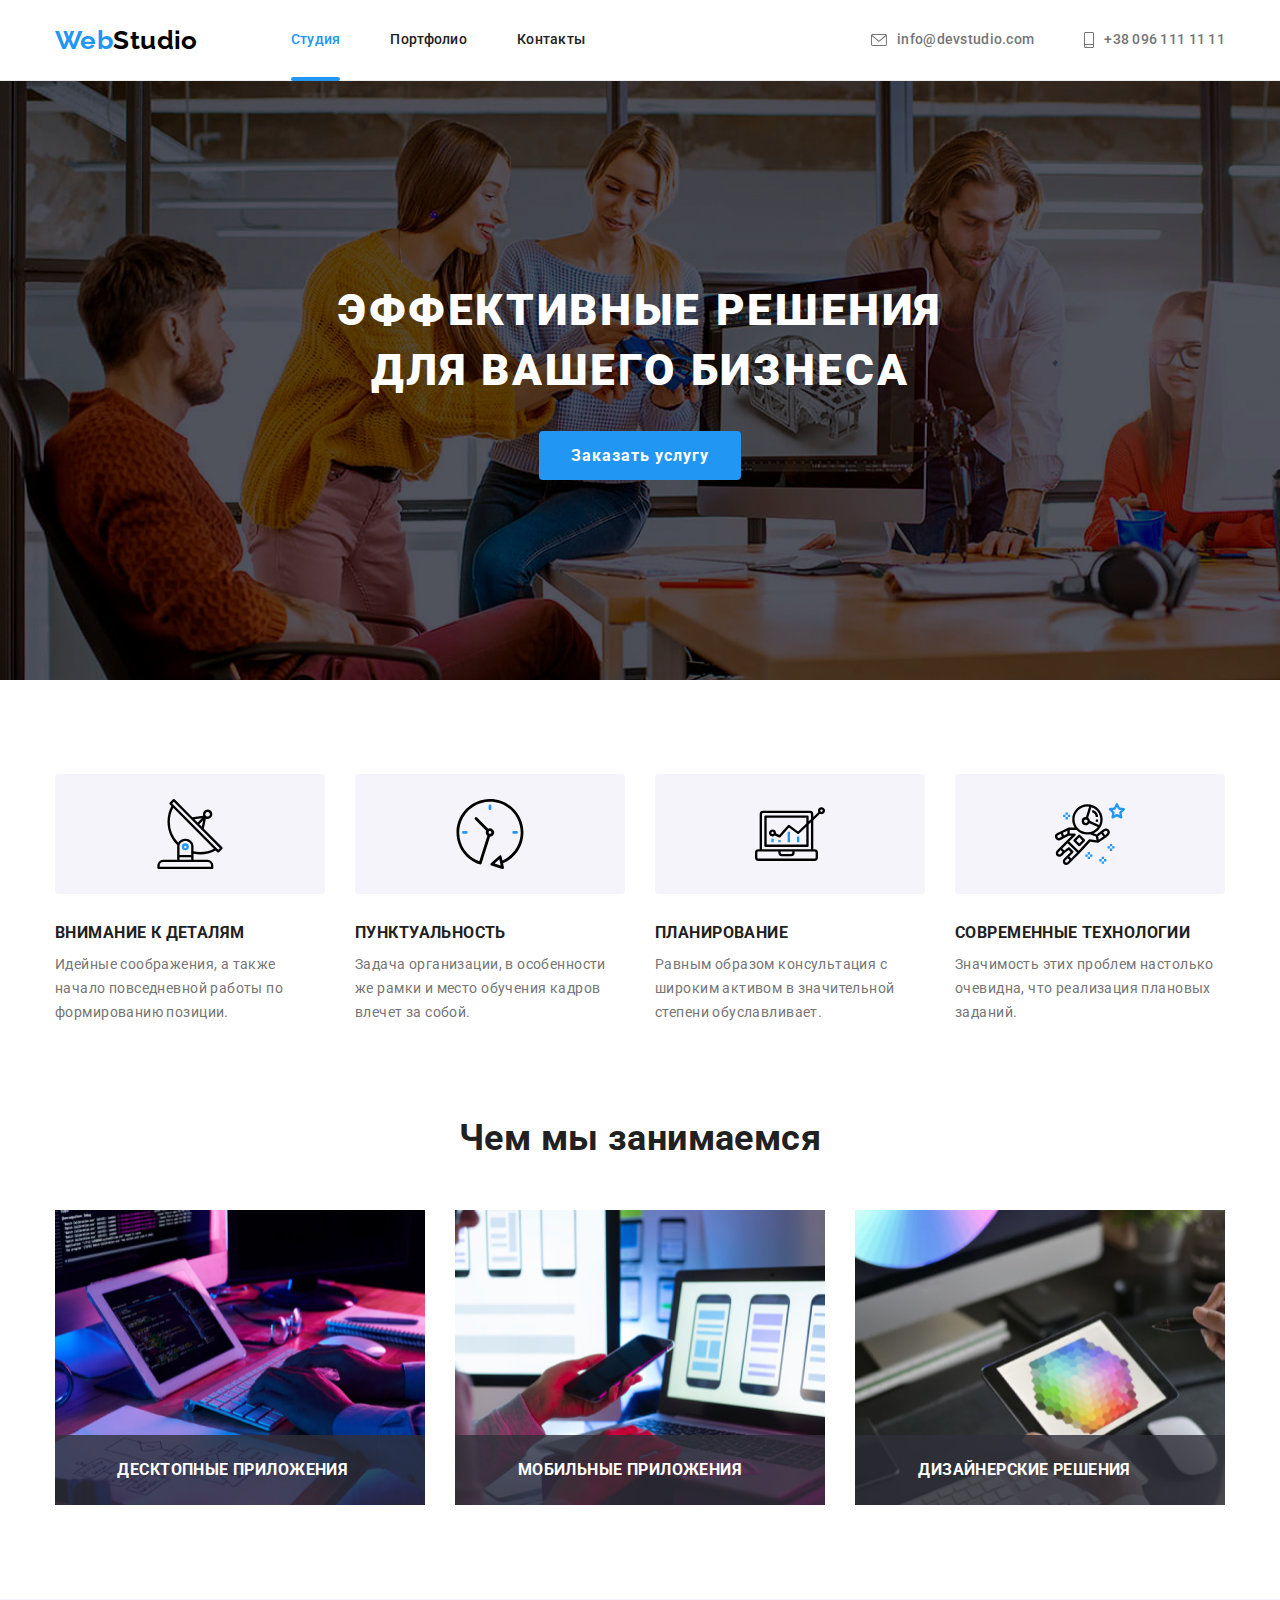
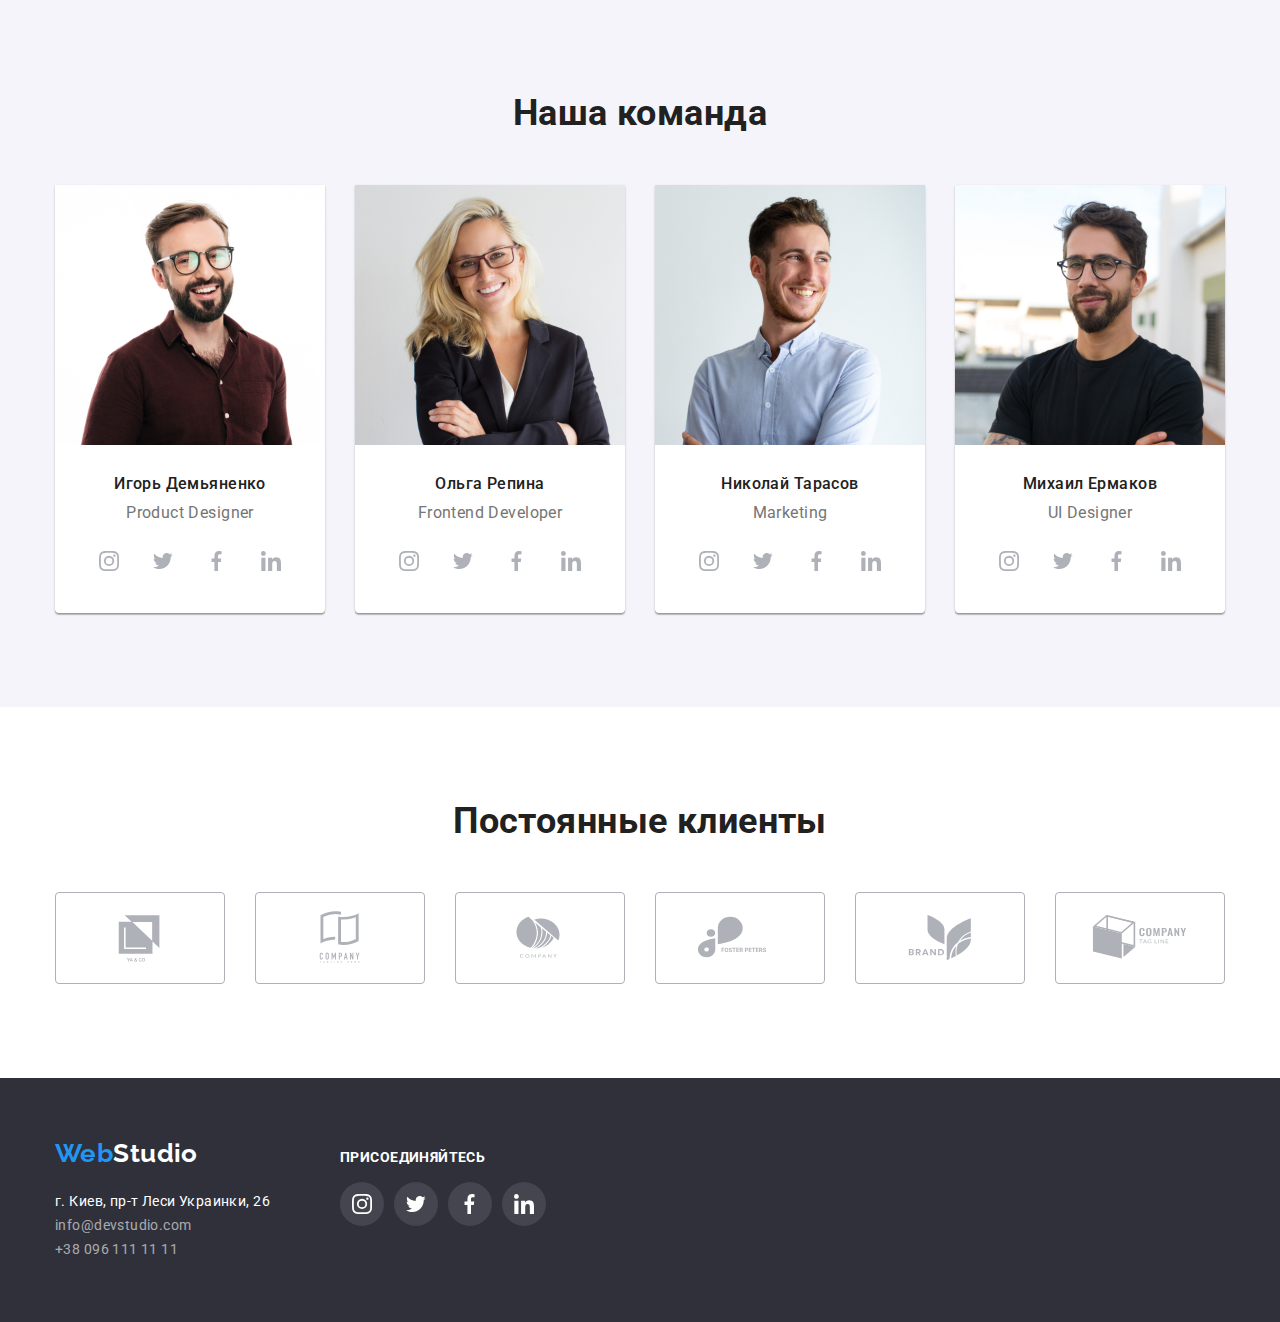
<file: index.html>
<!DOCTYPE html>
<html lang="en">
  <head>
    <meta charset="UTF-8" />
    <meta http-equiv="X-UA-Compatible" content="IE=edge" />
    <meta name="viewport" content="width=device-width, initial-scale=1.0" />

    <title>Web Studio</title>
    <!-- шрифт, нормализация, css -->
    <link
      href="https://fonts.googleapis.com/css2?family=Raleway:wght@700&family=Roboto:wght@400;500;700;900&display=swap"
      rel="stylesheet"
    />
    <link rel="preconnect" href="https://fonts.googleapis.com" />
    <link rel="preconnect" href="https://fonts.gstatic.com" crossorigin />
    <link
      rel="stylesheet"
      href="https://cdn.jsdelivr.net/npm/modern-normalize@1.1.0/modern-normalize.min.css"
    />
    <link rel="stylesheet" href="./css/styles.css" />
  </head>

  <body class="body">
    <header class="header">
      <div class="container main-nav">
        <nav class="nav main-nav">
          <a class="logo" href="index.html"
            ><span class="logo-primary">Web</span
            ><span class="logo-secondary">Studio</span></a
          >
          <ul class="site-nav list">
            <li class="item">
              <a class="nav-link current" href="./index.html">Студия</a>
            </li>
            <li class="item">
              <a class="nav-link" href="./portfolio.html">Портфолио</a>
            </li>
            <li class="item"><a class="nav-link" href="">Контакты</a></li>
          </ul>
        </nav>
        <ul class="nav-address list">
          <li class="item addres-item">
            <a
              class="nav-contacts"
              href="mailto:info@devstudio.com"
              aria-label="mail"
            >
              <svg class="nav-icon" width="16px" height="12px">
                <use href="./images/icons.svg#mail"></use>
              </svg>
              info@devstudio.com</a
            >
          </li>
          <li class="item addres-item">
            <a
              class="nav-contacts"
              href="tel:+380961111111"
              aria-label="smartphone"
            >
              <svg class="nav-icon" width="10px" height="16px">
                <use href="./images/icons.svg#smartphone"></use>
              </svg>
              +38 096 111 11 11
            </a>
          </li>
        </ul>
      </div>
    </header>

    <main>
      <!-- герой -->
      <section class="hero">
        <div class="container">
          <h1 class="hero-titel">Эффективные решения для вашего бизнеса</h1>
          <button class="hero-btn" name="button" data-modal-open>
            Заказать услугу
          </button>
        </div>
        <div class="backdrobe is-hidden" data-modal>
          <div class="modal">
            <button class="close" data-modal-close>
              <svg class="btn-close">
                <use href="./images/icons.svg#close"></use>
              </svg>
            </button>
          </div>
        </div>
      </section>

      <!-- особенности -->
      <section class="peculiarities">
        <div class="container container-peculiariries">
          <h2 class="visually-hidden">Особенности</h2>
          <ul class="peculiarities-list list">
            <li class="peculiarities-item">
              <div class="pecu-icon">
                <svg width="70px" height="70px">
                  <use href="./images/icons.svg#antenna"></use>
                </svg>
              </div>
              <h3 class="peculiarities-titel">Внимание к деталям</h3>
              <p class="peculiarities-disc">
                Идейные соображения, а также начало повседневной работы по
                формированию позиции.
              </p>
            </li>

            <li class="peculiarities-item">
              <div class="pecu-icon">
                <svg width="70px" height="70px">
                  <use href="./images/icons.svg#clock"></use>
                </svg>
              </div>
              <h3 class="peculiarities-titel">Пунктуальность</h3>
              <p class="peculiarities-disc">
                Задача организации, в особенности же рамки и место обучения
                кадров влечет за собой.
              </p>
            </li>

            <li class="peculiarities-item">
              <div class="pecu-icon">
                <svg width="70px" height="70px">
                  <use href="./images/icons.svg#diagram"></use>
                </svg>
              </div>

              <h3 class="peculiarities-titel">Планирование</h3>
              <p class="peculiarities-disc">
                Равным образом консультация с широким активом в значительной
                степени обуславливает.
              </p>
            </li>

            <li class="peculiarities-item">
              <div class="pecu-icon">
                <svg width="70px" height="70px">
                  <use href="./images/icons.svg#astronaut"></use>
                </svg>
              </div>

              <h3 class="peculiarities-titel">Современные технологии</h3>
              <p class="peculiarities-disc">
                Значимость этих проблем настолько очевидна, что реализация
                плановых заданий.
              </p>
            </li>
          </ul>
        </div>
      </section>

      <!-- Чем мы занимаемся -->
      <section class="discription">
        <div class="container container-discription">
          <h2 class="disc-titel">Чем мы занимаемся</h2>
          <ul class="disc-list list">
            <li class="disc-item">
              <div class="disc-wrap">
                <img
                  src="./img/img-2.jpg"
                  alt="решение задач на компьютере"
                  width="370"
                  height="295"
                />

                <div class="disc-text">
                  <h3>Десктопные приложения</h3>
                </div>
              </div>
            </li>
            <li class="disc-item">
              <div class="disc-wrap">
                <img
                  src="./img/img.jpg"
                  alt="эффектинвная работа за компьютером с телефоном"
                  width="370"
                  height="295"
                />

                <div class="disc-text">
                  <h3>Мобильные приложения</h3>
                </div>
              </div>
            </li>
            <li class="disc-item">
              <div class="disc-wrap">
                <img
                  src="./img/img-3.jpg"
                  alt="работа на планшете"
                  width="370"
                  height="295"
                />
                <div class="disc-text">
                  <h3>Дизайнерские решения</h3>
                </div>
              </div>
            </li>
          </ul>
        </div>
      </section>

      <!-- наша команда -->
      <section class="team">
        <div class="container container-team">
          <h2 class="team-titel">Наша команда</h2>
          <ul class="team-list">
            <li class="team-item list">
              <img
                class="team-photo"
                src="./img/демьяненнко.jpg"
                alt="фото Игоря Демьяненко"
                width="270"
                height="260"
              />

              <div class="team-card">
                <h3 class="team-name">Игорь Демьяненко</h3>
                <p class="team-position" lang="en">Product Designer</p>
                <ul class="team-icons">
                  <li class="team-icon">
                    <a class="team-link-icon" href="" aria-label="instagram">
                      <svg class="svg-icon" width="20px" height="20px">
                        <use href="./images/icons.svg#instagram"></use>
                      </svg>
                    </a>
                  </li>
                  <li class="team-icon">
                    <a class="team-link-icon" href="" aria-label="twitter">
                      <svg class="svg-icon" width="20px" height="20px">
                        <use href="./images/icons.svg#twitter"></use>
                      </svg>
                    </a>
                  </li>
                  <li class="team-icon">
                    <a class="team-link-icon" href="" aria-label="facebook">
                      <svg class="svg-icon" width="20px" height="20px">
                        <use href="./images/icons.svg#facebook"></use>
                      </svg>
                    </a>
                  </li>
                  <li class="team-icon">
                    <a class="team-link-icon" href="" aria-label="linkedin">
                      <svg class="svg-icon" width="20px" height="20px">
                        <use href="./images/icons.svg#linkedin"></use>
                      </svg>
                    </a>
                  </li>
                </ul>
              </div>
            </li>

            <li class="team-item list">
              <img
                class="team-photo"
                src="./img/Репина.jpg"
                alt="фото Ольги Репиной"
                width="270"
                height="260"
              />

              <div class="team-card">
                <h3 class="team-name">Ольга Репина</h3>
                <p class="team-position" lang="en">Frontend Developer</p>
                <ul class="team-icons">
                  <li class="team-icon">
                    <a class="team-link-icon" href="" aria-label="instagram">
                      <svg class="svg-icon" width="20px" height="20px">
                        <use href="./images/icons.svg#instagram"></use>
                      </svg>
                    </a>
                  </li>
                  <li class="team-icon">
                    <a class="team-link-icon" href="" aria-label="twitter">
                      <svg class="svg-icon" width="20px" height="20px">
                        <use href="./images/icons.svg#twitter"></use>
                      </svg>
                    </a>
                  </li>
                  <li class="team-icon">
                    <a class="team-link-icon" href="" aria-label="facebook">
                      <svg class="svg-icon" width="20px" height="20px">
                        <use href="./images/icons.svg#facebook"></use>
                      </svg>
                    </a>
                  </li>
                  <li class="team-icon">
                    <a class="team-link-icon" href="" aria-label="linkedin">
                      <svg class="svg-icon" width="20px" height="20px">
                        <use href="./images/icons.svg#linkedin"></use>
                      </svg>
                    </a>
                  </li>
                </ul>
              </div>
            </li>

            <li class="team-item list">
              <img
                class="team-photo"
                src="./img/Тарасов.jpg"
                alt="фото Николая Тарасова"
                width="270"
                height="260"
              />

              <div class="team-card">
                <h3 class="team-name">Николай Тарасов</h3>
                <p class="team-position" lang="en">Marketing</p>
                <ul class="team-icons">
                  <li class="team-icon">
                    <a class="team-link-icon" href="" aria-label="instagram">
                      <svg class="svg-icon" width="20px" height="20px">
                        <use href="./images/icons.svg#instagram"></use>
                      </svg>
                    </a>
                  </li>
                  <li class="team-icon">
                    <a class="team-link-icon" href="" aria-label="twitter">
                      <svg class="svg-icon" width="20px" height="20px">
                        <use href="./images/icons.svg#twitter"></use>
                      </svg>
                    </a>
                  </li>
                  <li class="team-icon">
                    <a class="team-link-icon" href="" aria-label="facebook">
                      <svg class="svg-icon" width="20px" height="20px">
                        <use href="./images/icons.svg#facebook"></use>
                      </svg>
                    </a>
                  </li>
                  <li class="team-icon">
                    <a class="team-link-icon" href="" aria-label="linkedin">
                      <svg class="svg-icon" width="20px" height="20px">
                        <use href="./images/icons.svg#linkedin"></use>
                      </svg>
                    </a>
                  </li>
                </ul>
              </div>
            </li>

            <li class="team-item list">
              <img
                class="team-photo"
                src="./img/Ермаков.jpg"
                alt="фото Михаила Ермакова"
                width="270"
                height="260"
              />

              <div class="team-card">
                <h3 class="team-name">Михаил Ермаков</h3>
                <p class="team-position" lang="en">UI Designer</p>
                <ul class="team-icons">
                  <li class="team-icon">
                    <a class="team-link-icon" href="" aria-label="instagram">
                      <svg class="svg-icon" width="20px" height="20px">
                        <use href="./images/icons.svg#instagram"></use>
                      </svg>
                    </a>
                  </li>
                  <li class="team-icon">
                    <a class="team-link-icon" href="" aria-label="twitter">
                      <svg class="svg-icon" width="20px" height="20px">
                        <use href="./images/icons.svg#twitter"></use>
                      </svg>
                    </a>
                  </li>
                  <li class="team-icon">
                    <a class="team-link-icon" href="" aria-label="facebook">
                      <svg class="svg-icon" width="20px" height="20px">
                        <use href="./images/icons.svg#facebook"></use>
                      </svg>
                    </a>
                  </li>
                  <li class="team-icon">
                    <a class="team-link-icon" href="" aria-label="linkedin">
                      <svg class="svg-icon" width="20px" height="20px">
                        <use href="./images/icons.svg#linkedin"></use>
                      </svg>
                    </a>
                  </li>
                </ul>
              </div>
            </li>
          </ul>
        </div>
      </section>

      <section class="clients">
        <div class="container">
          <h2 class="clients-titel">Постоянные клиенты</h2>
          <ul class="clients-list">
            <li class="clients-item">
              <a class="clients-link" href="" aria-label="Logo1">
                <svg class="clients-icon">
                  <use href="./images/icons.svg#Logo-1"></use>
                </svg>
              </a>
            </li>
            <li class="clients-item">
              <a class="clients-link" href="" aria-label="Logo2">
                <svg class="clients-icon">
                  <use href="./images/icons.svg#Logo-2"></use>
                </svg>
              </a>
            </li>
            <li class="clients-item">
              <a class="clients-link" href="" aria-label="Logo3">
                <svg class="clients-icon">
                  <use href="./images/icons.svg#Logo-3"></use>
                </svg>
              </a>
            </li>
            <li class="clients-item">
              <a class="clients-link" href="" aria-label="Logo4">
                <svg class="clients-icon">
                  <use href="./images/icons.svg#Logo-4"></use>
                </svg>
              </a>
            </li>
            <li class="clients-item">
              <a class="clients-link" href="" aria-label="Logo5">
                <svg class="clients-icon">
                  <use href="./images/icons.svg#Logo-5"></use>
                </svg>
              </a>
            </li>
            <li class="clients-item">
              <a class="clients-link" href="" aria-label="Logo6">
                <svg class="clients-icon">
                  <use href="./images/icons.svg#Logo-6"></use>
                </svg>
              </a>
            </li>
          </ul>
        </div>
      </section>
    </main>

    <footer class="footer">
      <div class="container footer-container">
        <div class="addres">
          <a class="logo" href="index.html"
            ><span class="logo-primary">Web</span
            ><span class="logo-tertiary">Studio</span></a
          >
          <address class="footer-address">
            <ul class="footer-list">
              <li class="footer-item">
                <a
                  class="footer-maps"
                  href="https://www.google.com.ua/maps/place/бул.+Леси+Украинки,+26,+Киев,+02000/@50.4265807,30.5361971,17z/data=!3m1!4b1!4m5!3m4!1s0x40d4cf0e033ecbe9:0x57a4dffefec77da0!8m2!3d50.4265807!4d30.5383858?hl=ru"
                  target="_blank"
                  rel="noreferrer noopener"
                  >г. Киев, пр-т Леси Украинки, 26</a
                >
              </li>
              <li class="footer-item">
                <a class="footer-link" href="mailto:info@devstudio.com"
                  >info@devstudio.com</a
                >
              </li>
              <li class="footer-item">
                <a class="footer-link" href="tel:+380961111111"
                  >+38 096 111 11 11</a
                >
              </li>
            </ul>
          </address>
        </div>

        <div class="connection">
          <h2 class="social">ПРИСОЕДИНЯЙТЕСЬ</h2>
          <ul class="social-list">
            <li class="social-item">
              <a class="footer-link-icon" href="" aria-label="instagram">
                <svg class="footer-icon">
                  <use href="./images/icons.svg#instagram"></use>
                </svg>
              </a>
            </li>
            <li class="social-item">
              <a class="footer-link-icon" href="" aria-label="twitter">
                <svg class="footer-icon">
                  <use href="./images/icons.svg#twitter"></use>
                </svg>
              </a>
            </li>
            <li class="social-item">
              <a class="footer-link-icon" href="" aria-label="facebook">
                <svg class="footer-icon">
                  <use href="./images/icons.svg#facebook"></use>
                </svg>
              </a>
            </li>
            <li class="social-item">
              <a class="footer-link-icon" href="" aria-label="linkedin">
                <svg class="footer-icon">
                  <use href="./images/icons.svg#linkedin"></use>
                </svg>
              </a>
            </li>
          </ul>
        </div>
      </div>
    </footer>

    <script src="./js/modal.js"></script>
  </body>
</html>
</file>
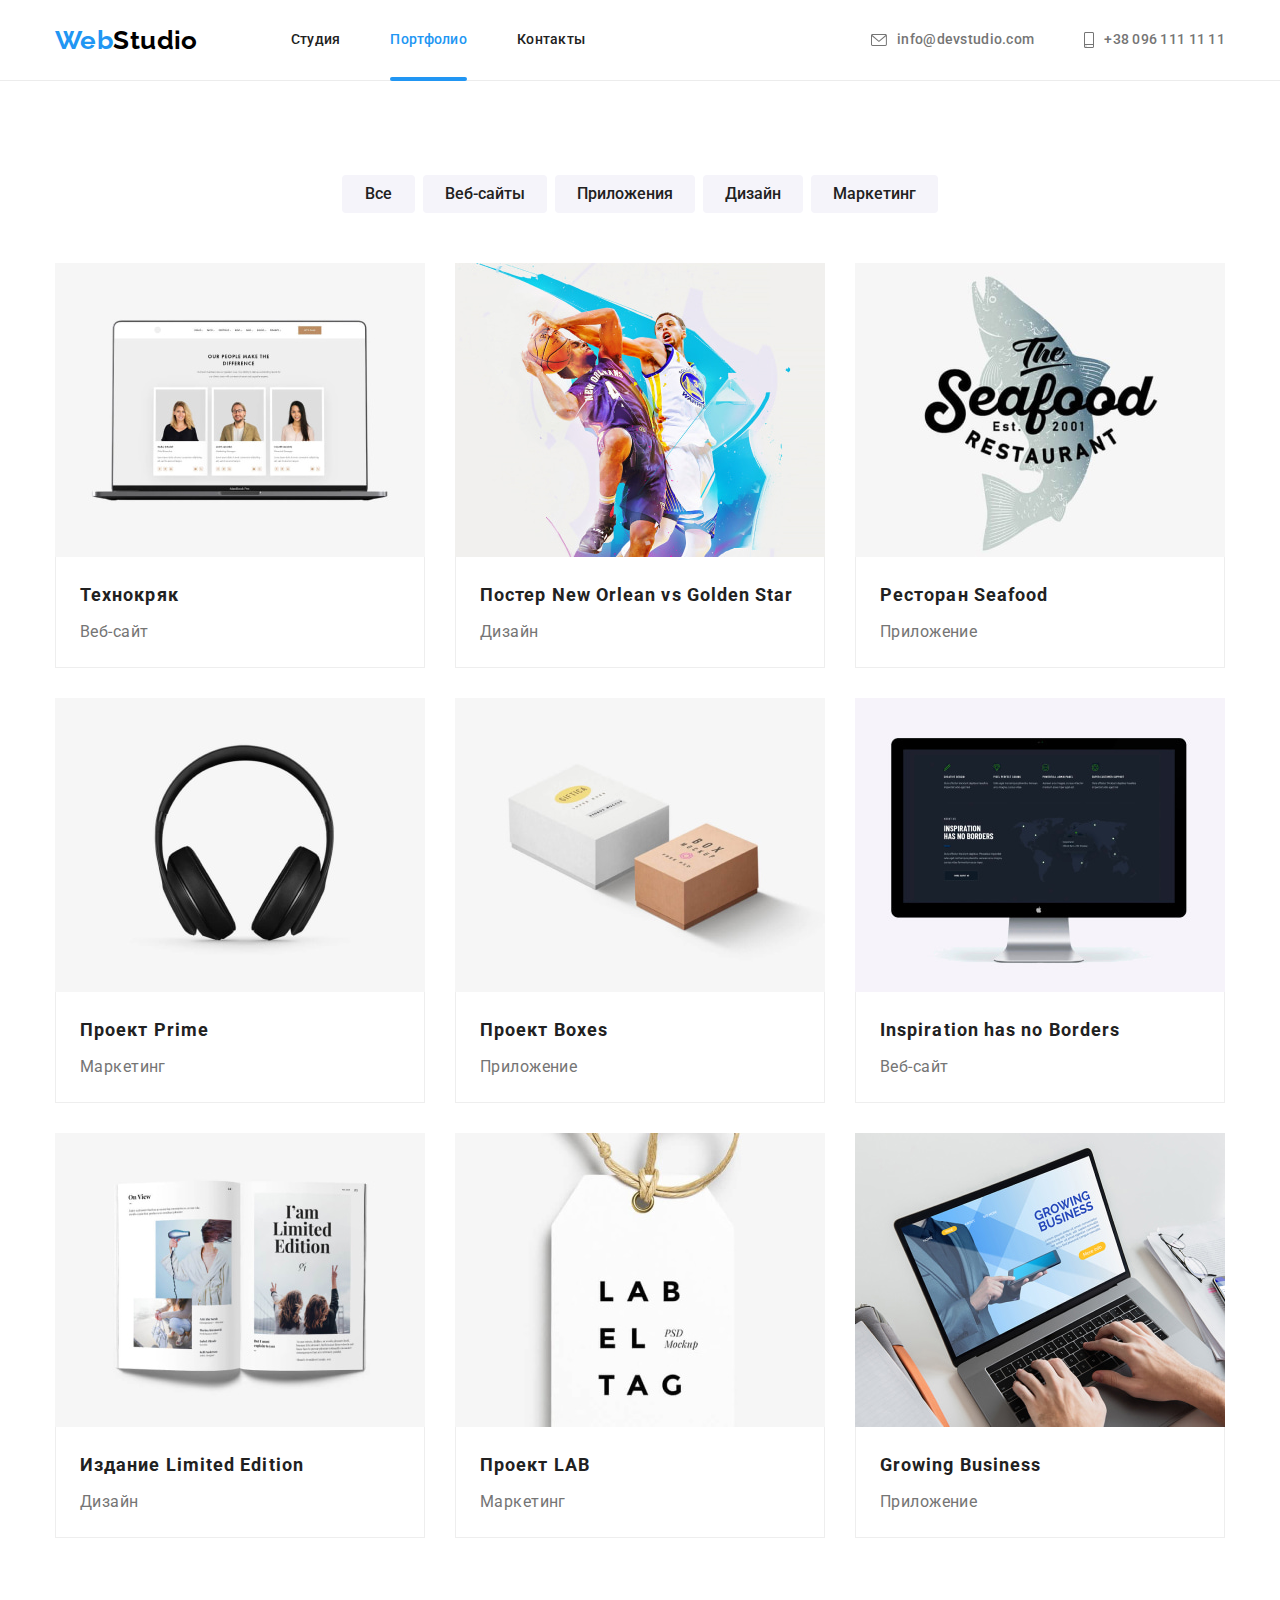
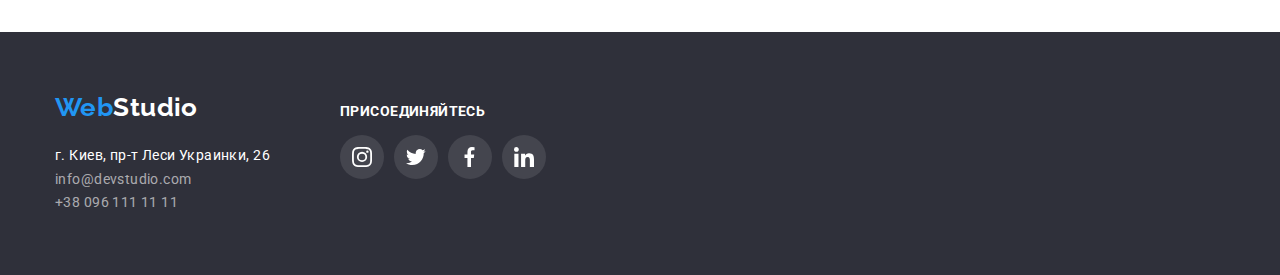
<file: portfolio.html>
<!DOCTYPE html>
<html lang="en">
  <head>
    <meta charset="UTF-8" />
    <meta http-equiv="X-UA-Compatible" content="IE=edge" />
    <meta name="viewport" content="width=device-width, initial-scale=1.0" />

    <title>Web Studio</title>
    <!-- шрифт, нормализация, css -->
    <link
      href="https://fonts.googleapis.com/css2?family=Raleway:wght@700&family=Roboto:wght@400;500;700;900&display=swap"
      rel="stylesheet"
    />
    <link rel="preconnect" href="https://fonts.googleapis.com" />
    <link rel="preconnect" href="https://fonts.gstatic.com" crossorigin />
    <link
      rel="stylesheet"
      href="https://cdn.jsdelivr.net/npm/modern-normalize@1.1.0/modern-normalize.min.css"
    />
    <link rel="stylesheet" href="./css/styles.css" />
  </head>

  <body class="body">
    <header class="header">
      <div class="container main-nav">
        <nav class="nav main-nav">
          <a class="logo" href="index.html"
            ><span class="logo-primary">Web</span
            ><span class="logo-secondary">Studio</span></a
          >
          <ul class="site-nav list">
            <li class="item">
              <a class="nav-link" href="./index.html">Студия</a>
            </li>
            <li class="item">
              <a class="nav-link current" href="./portfolio.html">Портфолио</a>
            </li>
            <li class="item"><a class="nav-link" href="">Контакты</a></li>
          </ul>
        </nav>
        <ul class="nav-address list">
          <li class="item addres-item">
            <a
              class="nav-contacts"
              href="mailto:info@devstudio.com"
              aria-label="mail"
            >
              <svg class="nav-icon" width="16px" height="12px">
                <use href="./images/icons.svg#mail"></use>
              </svg>
              info@devstudio.com</a
            >
          </li>
          <li class="item addres-item">
            <a
              class="nav-contacts"
              href="tel:+380961111111"
              aria-label="smartphone"
            >
              <svg class="nav-icon" width="10px" height="16px">
                <use href="./images/icons.svg#smartphone"></use>
              </svg>
              +38 096 111 11 11
            </a>
          </li>
        </ul>
      </div>
    </header>

    <main>
      <h1 class="visually-hidden">наши работы</h1>
      <section class="main-lists">
        <div class="container-filters">
          <h2 class="visually-hidden">фильтр</h2>
          <ul class="filters list">
            <li class="filter-item">
              <button class="filter-btn btn" type="button">Все</button>
            </li>
            <li class="filter-item">
              <button class="filter-btn btn" type="button">Веб-сайты</button>
            </li>
            <li class="filter-item">
              <button class="filter-btn btn" type="button">Приложения</button>
            </li>
            <li class="filter-item">
              <button class="filter-btn btn" type="button">Дизайн</button>
            </li>
            <li class="filter-item">
              <button class="filter-btn btn" type="button">Маркетинг</button>
            </li>
          </ul>

          <h2 class="visually-hidden">примеры работ</h2>
          <ul class="projects list">
            <li class="project-list">
              <a class="project-link" href="">
                <div class="project-wrap">
                  <img
                    class="portfolio-image"
                    src="./images/img-10.jpg"
                    alt="трое людей в ноутбуке"
                    width="370"
                    height="294"
                  />
                  <div class="product-overlay">
                    <p class="product-action">
                      Ресурс предлагает комплексные предложения с разным уровнем
                      функционала и сервисов. Все это позволит посетителю
                      получить исчерпывающие сведения о компании или частном
                      лице.
                    </p>
                  </div>
                </div>
                <div class="container-projects">
                  <h3 class="heading-title">Технокряк</h3>
                  <p class="portfolio-title">Веб-сайт</p>
                </div>
              </a>
            </li>

            <li class="project-list">
              <a class="project-link" href="">
                <div class="project-wrap">
                  <img
                    class="portfolio-image"
                    src="./images/img-2-2.jpg"
                    alt="постер с двумя баскетболистами"
                    width="370"
                    height="294"
                  />
                  <div class="product-overlay">
                    <p class="product-action">
                      Ресурс предлагает комплексные предложения с разным уровнем
                      функционала и сервисов. Все это позволит посетителю
                      получить исчерпывающие сведения о компании или частном
                      лице.
                    </p>
                  </div>
                </div>

                <div class="container-projects">
                  <h3 class="heading-title">
                    Постер New Orlean vs Golden Star
                  </h3>
                  <p class="portfolio-title">Дизайн</p>
                </div>
              </a>
            </li>
            <li class="project-list">
              <a class="project-link" href="">
                <div class="project-wrap">
                  <img
                    class="portfolio-image"
                    src="./images/img-3-3.jpg"
                    alt="лого ресторана морской еды"
                    width="370"
                    height="294"
                  />

                  <div class="product-overlay">
                    <p class="product-action">
                      Ресурс предлагает комплексные предложения с разным уровнем
                      функционала и сервисов. Все это позволит посетителю
                      получить исчерпывающие сведения о компании или частном
                      лице.
                    </p>
                  </div>
                </div>

                <div class="container-projects">
                  <h3 class="heading-title">Ресторан Seafood</h3>
                  <p class="portfolio-title">Приложение</p>
                </div>
              </a>
            </li>
            <li class="project-list">
              <a class="project-link" href="">
                <div class="project-wrap">
                  <img
                    class="portfolio-image"
                    src="./images/img-4-2.jpg"
                    alt="наушники"
                    width="370"
                    height="294"
                  />
                  <div class="product-overlay">
                    <p class="product-action">
                      Ресурс предлагает комплексные предложения с разным уровнем
                      функционала и сервисов. Все это позволит посетителю
                      получить исчерпывающие сведения о компании или частном
                      лице.
                    </p>
                  </div>
                </div>
                <div class="container-projects">
                  <h3 class="heading-title">Проект Prime</h3>
                  <p class="portfolio-title">Маркетинг</p>
                </div>
              </a>
            </li>
            <li class="project-list">
              <a class="project-link" href="">
                <div class="project-wrap">
                  <img
                    class="portfolio-image"
                    src="./images/img-5-2.jpg"
                    alt="две маленькие коробки"
                    width="370"
                    height="294"
                  />
                  <div class="product-overlay">
                    <p class="product-action">
                      Ресурс предлагает комплексные предложения с разным уровнем
                      функционала и сервисов. Все это позволит посетителю
                      получить исчерпывающие сведения о компании или частном
                      лице.
                    </p>
                  </div>
                </div>

                <div class="container-projects">
                  <h3 class="heading-title">Проект Boxes</h3>
                  <p class="portfolio-title">Приложение</p>
                </div>
              </a>
            </li>
            <li class="project-list">
              <a class="project-link" href="">
                <div class="project-wrap">
                  <img
                    class="portfolio-image"
                    src="./images/img-6-2.jpg"
                    alt="монитор компьютера"
                    width="370"
                    height="294"
                  />
                  <div class="product-overlay">
                    <p class="product-action">
                      Ресурс предлагает комплексные предложения с разным уровнем
                      функционала и сервисов. Все это позволит посетителю
                      получить исчерпывающие сведения о компании или частном
                      лице.
                    </p>
                  </div>
                </div>

                <div class="container-projects">
                  <h3 class="heading-title" lang="en">
                    Inspiration has no Borders
                  </h3>
                  <p class="portfolio-title">Веб-сайт</p>
                </div>
              </a>
            </li>
            <li class="project-list">
              <a class="project-link" href="">
                <div class="project-wrap">
                  <img
                    class="portfolio-image"
                    src="./images/img-7-2.jpg"
                    alt="открытая книга"
                    width="370"
                    height="294"
                  />
                  <div class="product-overlay">
                    <p class="product-action">
                      Ресурс предлагает комплексные предложения с разным уровнем
                      функционала и сервисов. Все это позволит посетителю
                      получить исчерпывающие сведения о компании или частном
                      лице.
                    </p>
                  </div>
                </div>

                <div class="container-projects">
                  <h3 class="heading-title">Издание Limited Edition</h3>
                  <p class="portfolio-title">Дизайн</p>
                </div>
              </a>
            </li>
            <li class="project-list">
              <a class="project-link" href="">
                <div class="project-wrap">
                  <img
                    class="portfolio-image"
                    src="./images/img-8-2.jpg"
                    alt="стикер"
                    width="370"
                    height="294"
                  />
                  <div class="product-overlay">
                    <p class="product-action">
                      Ресурс предлагает комплексные предложения с разным уровнем
                      функционала и сервисов. Все это позволит посетителю
                      получить исчерпывающие сведения о компании или частном
                      лице.
                    </p>
                  </div>
                </div>

                <div class="container-projects">
                  <h3 class="heading-title">Проект LAB</h3>
                  <p class="portfolio-title">Маркетинг</p>
                </div>
              </a>
            </li>
            <li class="project-list">
              <a class="project-link" href="">
                <div class="project-wrap">
                  <img
                    class="portfolio-image"
                    src="./images/img-9-2.jpg"
                    alt="работа за ноутбуком"
                    width="370"
                    height="294"
                  />
                  <div class="product-overlay">
                    <p class="product-action">
                      Ресурс предлагает комплексные предложения с разным уровнем
                      функционала и сервисов. Все это позволит посетителю
                      получить исчерпывающие сведения о компании или частном
                      лице.
                    </p>
                  </div>
                </div>

                <div class="container-projects">
                  <h3 class="heading-title" lang="en">Growing Business</h3>
                  <p class="portfolio-title">Приложение</p>
                </div>
              </a>
            </li>
          </ul>
        </div>
      </section>
    </main>

    <footer class="footer">
      <div class="container footer-container">
        <div class="addres">
          <a class="logo" href="index.html"
            ><span class="logo-primary">Web</span
            ><span class="logo-tertiary">Studio</span></a
          >
          <address class="footer-address">
            <ul class="footer-list">
              <li class="footer-item">
                <a
                  class="footer-maps"
                  href="https://www.google.com.ua/maps/place/бул.+Леси+Украинки,+26,+Киев,+02000/@50.4265807,30.5361971,17z/data=!3m1!4b1!4m5!3m4!1s0x40d4cf0e033ecbe9:0x57a4dffefec77da0!8m2!3d50.4265807!4d30.5383858?hl=ru"
                  target="_blank"
                  rel="noreferrer noopener"
                  >г. Киев, пр-т Леси Украинки, 26</a
                >
              </li>
              <li class="footer-item">
                <a class="footer-link" href="mailto:info@devstudio.com"
                  >info@devstudio.com</a
                >
              </li>
              <li class="footer-item">
                <a class="footer-link" href="tel:+380961111111"
                  >+38 096 111 11 11</a
                >
              </li>
            </ul>
          </address>
        </div>

        <div class="connection">
          <h2 class="social">ПРИСОЕДИНЯЙТЕСЬ</h2>
          <ul class="social-list">
            <li class="social-item">
              <a class="footer-link-icon" href="" aria-label="instagram">
                <svg class="footer-icon">
                  <use href="./images/icons.svg#instagram"></use>
                </svg>
              </a>
            </li>
            <li class="social-item">
              <a class="footer-link-icon" href="" aria-label="twitter">
                <svg class="footer-icon">
                  <use href="./images/icons.svg#twitter"></use>
                </svg>
              </a>
            </li>
            <li class="social-item">
              <a class="footer-link-icon" href="" aria-label="facebook">
                <svg class="footer-icon">
                  <use href="./images/icons.svg#facebook"></use>
                </svg>
              </a>
            </li>
            <li class="social-item">
              <a class="footer-link-icon" href="" aria-label="linkedin">
                <svg class="footer-icon">
                  <use href="./images/icons.svg#linkedin"></use>
                </svg>
              </a>
            </li>
          </ul>
        </div>
      </div>
    </footer>
  </body>
</html>
</file>
<file: css/styles.css>
/* #212121 заголовки
#757575 текст р
#2196F3 кнопка в герое ссылки ховер часть лого
#FFFFFF адрес в футере, н1 в герое, кнопки в ховере лого в футере
#000000 лого в навигации

E5E5E5  основной почти белый секция особенности и все портфолио
F5F4FA наша команда 
2F303A герой и футер 
FFFFFF навигация ;*/

:root {
  --primary-text-color: #757575;
  --titel-text-color: #212121;
  --accent-color: #2196f3;
  --primary-white-color: #ffffff;
  --cubic: cubic-bezier(0.4, 0, 0.2, 1)
}

/* body */
.body {
  /* убрать 8 px марджина авто от браузера
  margin: 0 не нужно потому что есть normolise css */
  font-family: "Roboto", sans-serif;
  font-style: normal;
  font-weight: 400;
  font-size: 14px;
  line-height: 1.71;
  letter-spacing: 0.03em;
  color: var(--primary-text-color);
}

/*  убрать точки у списков, сброс отступов */
.list {
  list-style-type: none;
  margin: 0;
  padding: 0;
}

/* скрыть заголовки */
.visually-hidden {
  position: absolute;
  width: 1px;
  height: 1px;
  margin: -1px;
  border: 0;
  padding: 0;

  white-space: nowrap;
  clip-path: inset(100%);
  clip: rect(0 0 0 0);
  overflow: hidden;
}

.header {
  /* position: fixed;
  width: 100%;
  min-height: 80px;
  top: 0;
  left: 0; */

  background-color: var(--primary-white-color);
  border-bottom: 1px solid #ececec;
}

.main-nav {
  display: flex;
  align-items: center;
}

/* logo */
.logo {
  font-family: "Raleway";
  font-weight: 700;
  font-size: 26px;
  line-height: 1.19;
}
.logo-primary {
  color: var(--accent-color);
}
.logo-secondary {
  color: #000000;
}
.logo-tertiary {
  color: var(--primary-white-color);
}

/* подсветка активной страницы ??? */
.nav-link.current {
  color: var(--accent-color);
  position: relative;
}

.nav-link.current::after {
  content: "";
  position: absolute;
  bottom: 0;
  left: 0;

  bottom: -1px;

  width: 100%;
  height: 4px;

  border-radius: 2px;

  background-color: var(--accent-color);
}

/* навигация */

.site-nav {
  display: flex;
  margin-left: 93px;

  font-weight: 500;
  font-size: 14px;
  line-height: 1.14;
  letter-spacing: 0.02em;
  list-style: none;
}

.site-nav .item {
  margin-right: 50px;
}

.site-nav .item:last-child {
  margin-right: 0;
}

.nav-address {
  display: flex;
  margin-left: auto;

  font-weight: 500;
  line-height: 1.14;
  letter-spacing: 0.02em;
  list-style: none;
}

/* дай отступ соседу. при добавлении кнопок не нужно будет редактировать что-то типа last child */
.nav-address .item + .item {
  margin-left: 50px;
}

.nav-icon {
  fill: #757575;
  margin-right: 10px;

transition: fill 250ms var(--cubic);
}

.nav-link {
  display: block;
  padding-top: 32px;
  padding-bottom: 32px;

  transition: color 250ms var(--cubic);

}

.nav-link,
.logo {
  color: var(--titel-text-color);
  text-decoration: none;
}

.nav-link:hover,
.nav-link:focus {
  color: var(--accent-color);
  fill: var(--accent-color);
}

.nav-contacts{
    display: flex;
    align-items: center;
    justify-content: center;

  padding-top: 32px;
  padding-bottom: 32px;

  color: inherit;
  text-decoration: none;

  transition: color 250ms var(--cubic);

}

.nav-contacts:hover,
.nav-contacts:focus{
  color: #2196f3;
}

.nav-contacts:hover .nav-icon,
.nav-contacts:focus .nav-icon {
  fill: var(--accent-color);
}

/* секция герой */

.hero {
  max-width: 1600px;
  text-align: center;
  margin-left: auto;
  margin-right: auto;
  padding-top: 200px;
  padding-bottom: 200px;

  background-image: linear-gradient(
      to right,
      rgba(0, 0, 0, 0.4),
      rgba(0, 0, 0, 0.4)
    ),
    url(../images/hero_bg.jpg);
  background-repeat: no-repeat;
}

.hero-titel {
  margin-top: 0;
  margin-left: auto;
  margin-right: auto;
  margin-bottom: 30px;
  /* padding-bottom: 30px; */
  width: 696px;

  font-weight: 900;
  font-size: 44px;
  line-height: 1.36;
  letter-spacing: 0.06em;
  text-transform: uppercase;
  color: var(--primary-white-color);
}

.hero,
.footer {
  background-color: #2f303a;
}

.hero-btn {
  padding: 10px 32px;

  /* font-family: inherit что бы кнопка наследовало */
  font-weight: 700;
  font-size: 16px;
  line-height: 1.85;
  letter-spacing: 0.06em;

  color: var(--primary-white-color);
  background-color: var(--accent-color);
  cursor: pointer;

  border-radius: 4px;
  border: none;

  min-width: 200px;
  text-align: center;

  transition: background-color 250ms var(--cubic);
}

.hero-btn:hover,
.hero-btn:focus {
  background-color: #188ce8;
}

/* модальное окно */
.backdrobe {
  position: fixed;
  top: 0;
  left: 0;

  width: 100%;
  height: 100%;

  background-color: rgba(0, 0, 0, 20%);

  opacity: 1;

  transition: opacity 250ms var(--cubic), 
  transform 250ms var(--cubic);
}

.backdrobe.is-hidden {
  opacity: 0;
  transform: scale(0);
  pointer-events: none;
}

.modal {
  position: absolute;
  top: 50%;
  left: 50%;
  transform: translate(-50%, -50%);

  width: 528px;
  height: 581px;

  box-shadow: 0px 1px 3px rgba(0, 0, 0, 0.12), 0px 1px 1px rgba(0, 0, 0, 0.14),
    0px 2px 1px rgba(0, 0, 0, 0.2);
  border-radius: 4px;
  background-color: var(--primary-white-color);

}

.close {
  width: 30px;
  height: 30px;

  margin-right: -480px;
  margin-top: 8px;

  border-radius: 50%;
  border: 1px solid rgba(0, 0, 0, 0.1);
  box-sizing: border-box;

  background-color: var(--primary-white-color);

  cursor: pointer;
}

.btn-close {
  width: 11px;
  height: 11px;

  fill: #000000;
}

/* секция особенности */
.peculiarities {
  padding-top: 94px;
  padding-bottom: 94px;
}

.peculiarities-titel {
  margin-top: 0;
  margin-bottom: 10px;
  font-weight: 700;
  line-height: 1.14;
  text-transform: uppercase;
  color: var(--titel-text-color);
}

.peculiarities-list {
  display: flex;
}

.peculiarities-item {
  width: 270px;
  margin-right: 30px;
}

.pecu-icon {
  width: 270px;
  height: 120px;
  background-color: #f5f4fa;
  border-radius: 4px;

  margin-bottom: 30px;

  display: flex;
  justify-content: center;
  align-items: center;
}

.peculiarities-item:last-child {
  margin-right: 0px;
}

/* .peculiarities-item. .items + .items {
  margin-right: 0px;
} */

.peculiarities-disc {
  margin: 0;
  padding: 0;
  width: 270;
  line-height: 1.7;
}

.container-peculiariries {
  width: 1200px;
  margin-left: auto;
  margin-right: auto;
}

/* секция чем мы занимаемся */

.discription {
  padding-bottom: 94px;
}

.container-discription {
  width: 1200px;
  margin-left: auto;
  margin-right: auto;
}

.disc-titel {
  margin: 0;
  margin-bottom: 50px;
  padding: 0;
  text-align: center;
}

.disc-list {
  display: flex;
}

.disc-item {
  margin-right: 30px;
}

.disc-item:last-child {
  margin-right: 0;
}

.disc-picture {
  display: inline-block;
}

img {
  display: block;
}

.disc-wrap {
  position: relative;
  z-index: -1;
}

.disc-wrap::before {
  content: "";
  position: absolute;
  display: inline-block;

  left: 0%;
  bottom: 0;

  width: 100%;
  height: 70px;

  background-color: rgba(47, 48, 58, 0.8);
}

.disc-text {
  position: absolute;
  top: 90%;
  left: 20%;
  transform: translate(-5%, -60%);

  font-style: normal;
  font-weight: 700;
  font-size: 14px;
  line-height: 1.14;
  text-align: center;
  letter-spacing: 0.03em;
  text-transform: uppercase;

  color: var(--primary-white-color);
}

/* секция наша команда */
.team {
  padding-top: 94px;
  padding-bottom: 94px;

  background-color: #f5f4fa;
}
.container-team {
  width: 1200px;
  margin-left: auto;
  margin-right: auto;
}

.team-list {
  padding-left: 0;
  margin-top: 0;
  margin-bottom: 0;
  display: flex;
}

.team-item {
  margin-right: 30px;
  background-color: var(--primary-white-color);
  box-shadow: 0px 1px 3px rgba(0, 0, 0, 0.12), 0px 1px 1px rgba(0, 0, 0, 0.14),
    0px 2px 1px rgba(0, 0, 0, 0.2);
  border-radius: 0px 0px 4px 4px;
}

.team-item:nth-child(4n) {
  margin-right: 0px;
}

.team-titel {
  margin: 0;
  padding: 0;

  margin-bottom: 50px;
  text-align: center;
}

.team-name {
  margin: 0;
  margin-bottom: 10px;

  font-weight: 500;
  font-size: 16px;
  line-height: 1.18;
}
.team-position {
  font-size: 16px;
  line-height: 1.18;
  margin: 0;
  margin-bottom: 16px;
}

.team-card {
  padding-top: 30px;
  padding-bottom: 30px;
  text-align: center;
}

.team-photo {
  display: block;
}

.team-icons {
  list-style-type: none;
  display: flex;
  padding-left: 0;
  justify-content: center;
}

.team-icon:not(:last-child) {
  margin-right: 10px;
}

.team-link-icon {
  display: flex;
  justify-content: center;
  align-items: center;
  width: 44px;
  height: 44px;

  background-color: var(--primary-white-color);
  border-radius: 50%;

  transition: background-color 250ms var(--cubic);
  
}

.svg-icon {
  transition: fill 250ms var(--cubic);
  
}

.team-link-icon:hover,
.team-link-icon:focus {
  background-color: var(--accent-color);
}

.team-link-icon:hover .svg-icon,
.team-link-icon:focus .svg-icon {
  fill: var(--primary-white-color);
}

.team-link-icon {
  fill: #afb1b8;
}

/* постоянные клиенты */
.clients {
  padding-top: 94px;
  padding-bottom: 94px;
}

.clients-titel {
  margin: 0;
  margin-bottom: 50px;
  text-align: center;
}

.clients-list {
  display: flex;
  list-style-type: none;
  padding: 0;
  margin: 0;
}

.clients-item {
  display: flex;
  justify-content: center;
  align-items: center;

  width: 170px;
  height: 92px;
  margin-right: 30px;

  border: 1px solid #afb1b8;
  box-sizing: border-box;
  border-radius: 4px;

  cursor: pointer;

  transition: border-color 250ms var(--cubic);
}

.clients-item:last-child {
  margin-right: 0;
}

.clients-link {
  display: flex;
  justify-content: center;
  align-items: center;
  box-sizing: border-box;

  width: 100%;
  height: 100%;

  color: currentColor;
  cursor: pointer;
}

.clients-item:hover,
.clients-item:focus {
  border-color: var(--accent-color);
}

.clients-link:hover .clients-icon,
.clients-link:focus .clients-icon {
  fill: var(--accent-color);
}

.clients-icon {
  width: 106px;
  height: 60px;
  fill: #afb1b8;

  transition: fill 250ms var(--cubic);
}

/* заголовки h2 */
.disc-titel,
.team-titel,
.clients-titel {
  font-weight: 700;
  font-size: 36px;
  line-height: 1.16;
}

.team-titel,
.team-name,
.heading-title,
.disc-titel,
.clients-titel {
  color: var(--titel-text-color);
}

/* страница портфолио */
/* портфолио фильтр кнопки */

.container-filters {
  width: 1200px;
  margin-left: auto;
  margin-right: auto;
  padding-left: 15px;
  padding-right: 15px;
}

.filters {
  margin-bottom: 50px;
  display: flex;
  justify-content: center;
}

.filter-btn {
  padding: 6px 22px;
  border: none;
  min-width: 73px;
  max-width: 145px;
  text-align: center;

  font-family: Roboto;
  font-weight: 500;
  font-size: 16px;
  line-height: 1.62;
  text-align: center;
  color: var(--titel-text-color);
  background-color: #F5F4FA;
  cursor: pointer;
  border-radius: 4px;

  transition: background-color 250ms var(--cubic), 
  color 250ms var(--cubic), 
  box-shadow 250ms var(--cubic);
}

.filter-btn:hover,
.filter-btn:focus {
  color: var(--primary-white-color);
  background-color: var(--accent-color);
  cursor: pointer;
  box-shadow: 0px 4px 4px rgba(0, 0, 0, 0.25);
  }

.filter-item {
  margin-right: 8px;
}

.filter-item:nth-child(5n) {
  margin-right: 0px;
}

/* портфолио список  */

.main-lists {
  margin-top: 94px;
  margin-bottom: 94px;
}

/* убрать подчеркивание */
.project-link,
.footer-maps {
  text-decoration: none;
}

/* портфолио картинки */

.projects {
  display: flex;
  flex-wrap: wrap;
  margin-left: -30px;
  margin-bottom: -30px;
  border: #000000;
}

.project-list {
  flex-basis: calc(100% / 3 - 30px);
  margin-left: 30px;
  margin-bottom: 30px;
}

.project-link {
  display: block;

  transition: box-shadow 250ms var(--cubic);
}

.project-link:hover,
.project-link:focus {
  box-shadow: 0px 1px 1px rgba(0, 0, 0, 0.12), 0px 4px 4px rgba(0, 0, 0, 0.06),
    1px 4px 6px rgba(0, 0, 0, 0.16);
}

.portfolio-image {
  margin: 0px;
}

.project-wrap {
  position: relative;
  overflow: hidden;
}

.product-overlay {
position: absolute;
top: 0;
left: 0;

width: 100%;
height: 100%;

background-color: rgb(23, 138, 232, 90%);

opacity: 0;

transform: translateY(100%);
transition: transform 250ms var(--cubic),
  opacity 250ms var(--cubic);
}

.product-action {
  position: absolute;

  display: flex;
  justify-content: center;
  align-items: center;
  
  padding: 63px 24px;

  top: 0;
  left: 0;

  font-Size: 18px; 
  Line-height: 1.55;
  letter-spacing: 0.03em;

  color: var(--primary-white-color);

  opacity: 0;
}

.project-link:hover .product-overlay,
.project-link:focus .product-overlay {
 transform: translateY(0);
  opacity: 1;
}

.project-link:hover .product-action,
.project-link:focus .product-action {
  opacity: 1;
}

.container-projects {
  font-weight: 370px;

  padding-top: 20px;
  padding-left: 24px;
  padding-bottom: 20px;
  padding-right: 24px;

  border-left: 1px solid #eeeeee;
  border-bottom: 1px solid #eeeeee;
  border-right: 1px solid #eeeeee;
}

.portfolio-title {
  margin: 0;
  color: var(--primary-text-color);
  font-family: Roboto;
  font-size: 16px;
  line-height: 1.87;
}

.heading-title {
  margin: 0;
  margin-bottom: 4px;
  font-weight: 700;
  font-size: 18px;
  line-height: 2;
  letter-spacing: 0.06em;
}

/* футер для двух страниц */
.footer-container {
  display: flex;
  align-items: baseline;
}

footer {
  padding-top: 60px;
  padding-bottom: 60px;
}

.addres {
  margin-right: 70px;
}

.footer-address {
  margin-top: 20px;
  font-style: normal;
}

.footer-list {
  list-style: none;
  padding: 0;
  margin-top: 0px;
  margin-bottom: 0px;
}
.footer-link {
  display: block;
  text-decoration: none;
  color: rgba(255, 255, 255, 0.6);

  transition: color 250ms var(--cubic);
}

.footer-maps {
  display: block;
  color: var(--primary-white-color);

  transition: color 250ms var(--cubic);
}

.footer-maps:hover,
.footer-maps:focus {
  color: var(--accent-color);
}

.footer-link:hover,
.footer-link:focus {
  color: var(--accent-color);
}

.footer-block {
  display: flex;
  align-items: center;
  justify-content: center;
}

.social {
  font-weight: 700;
  font-size: 14px;
  line-height: 1, 14;
  letter-spacing: 0.03em;
  color: #ffffff;
  margin-top: 0;
}

.social-list {
  display: flex;
  justify-content: center;
  align-items: center;

  margin: 0;
  padding: 0;

  list-style-type: none;
}

.social-item {
  margin-right: 10px;
}

.social-item:last-child {
  margin-right: 0;
}

.footer-link-icon {
  display: flex;
  justify-content: center;
  align-items: center;

  height: 44px;
  width: 44px;
  border-radius: 50%;

  background-color: rgb(255, 255, 255, 10%);
  background-repeat: no-repeat;
  background-position: center;

  transition: background-color 250ms var(--cubic);
}

.footer-link-icon:hover,
.footer-link-icon:focus {
  background-color: var(--accent-color);
}

.footer-icon {
  fill: var(--primary-white-color);
  width: 20px;
  height: 20px;
}

.container {
  width: 1200px;
  margin-left: auto;
  margin-right: auto;
  padding-left: 15px;
  padding-right: 15px;
}
</file>
